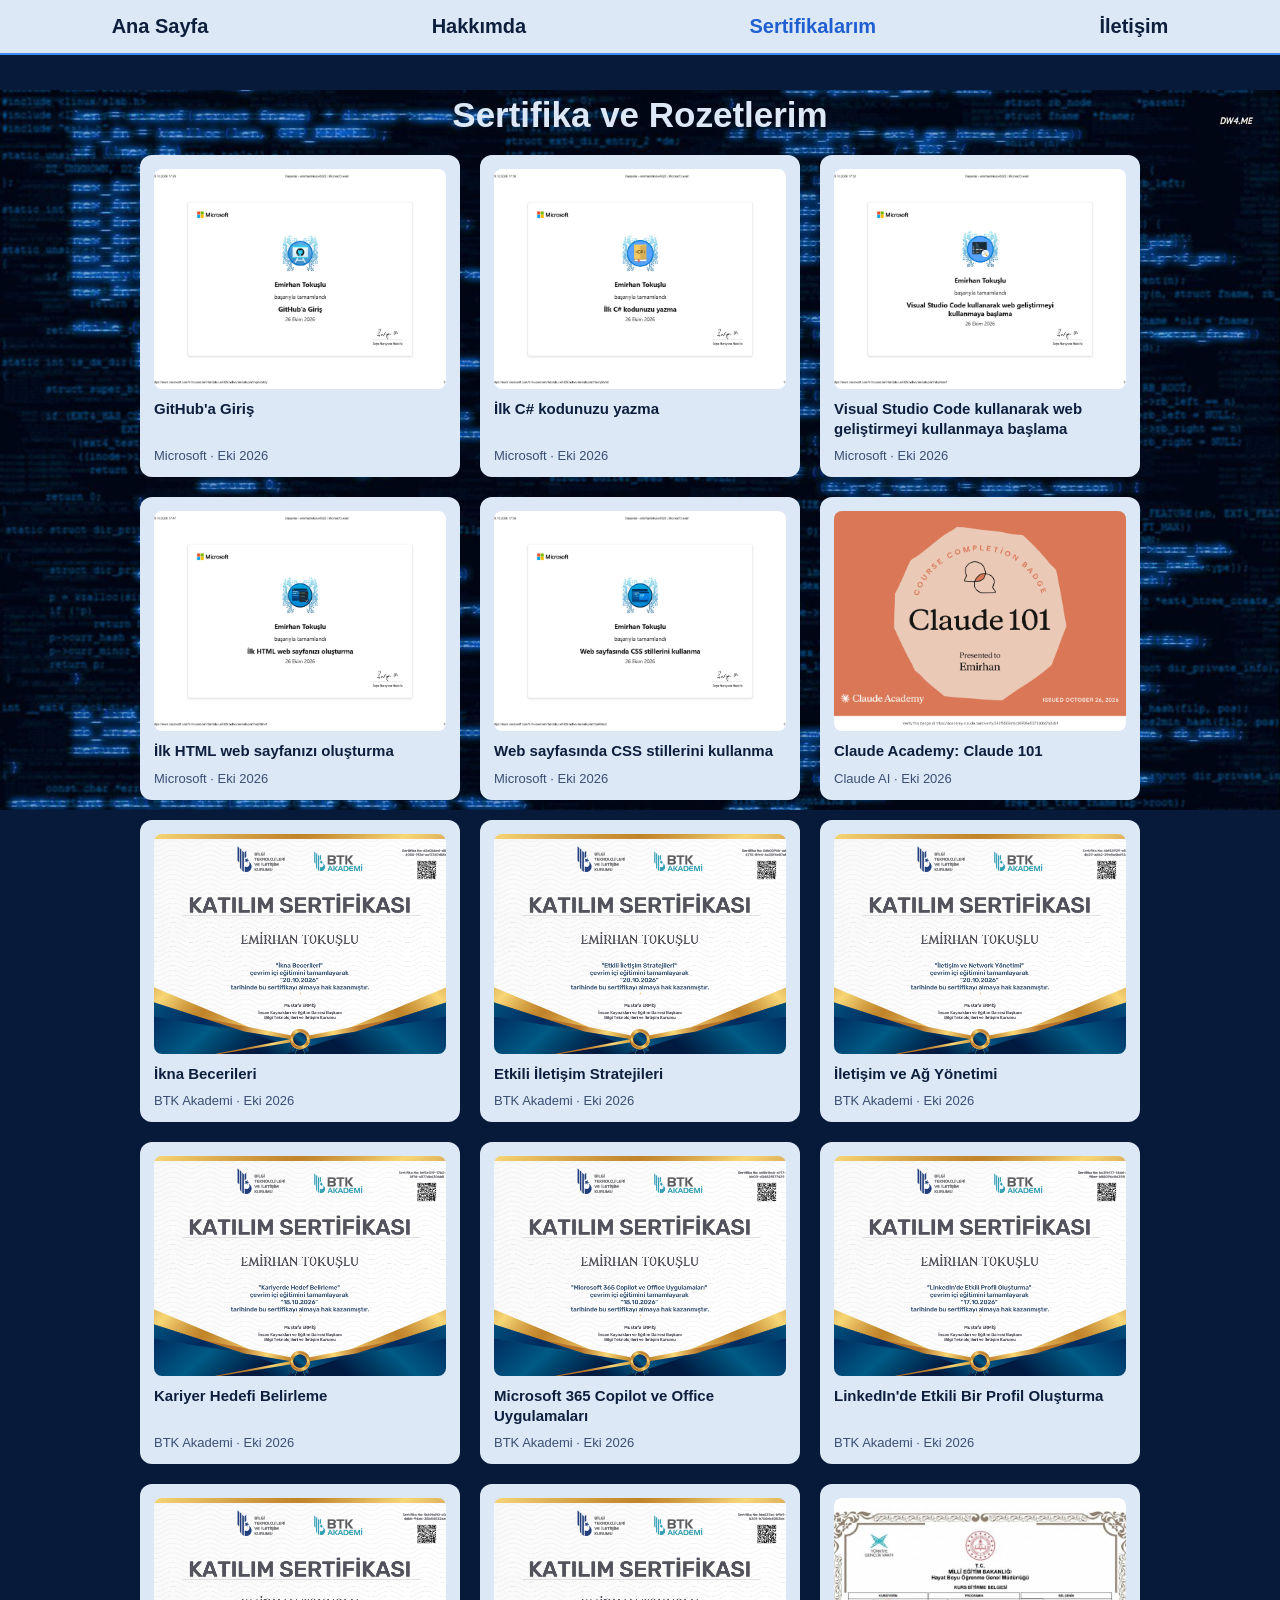
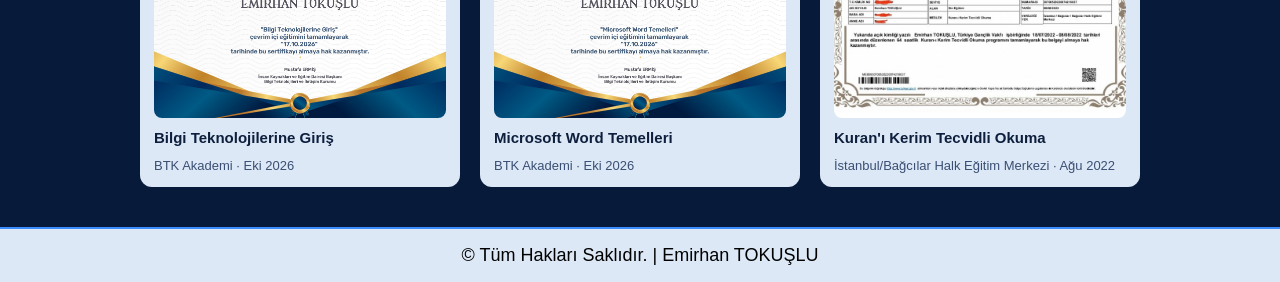
<file: pages/html/sertifika.html>
<!DOCTYPE html>
<html lang="tr">
<head>
    <meta charset="UTF-8">
    <meta name="viewport" content="width=device-width, initial-scale=1.0">
    <title>Sertifikalarım | Emirhan Tokuşlu</title>
    <link rel="stylesheet" href="../css/sertifika.css">
    <link rel="icon" type="image/jpeg" href="../../images/logom.jpg">
    <meta name="description" content="Emirhan Tokuşlu'nun aldığı sertifikalar.">
    <link rel="canonical" href="https://emirhantokuslu.tech/pages/html/sertifika.html">
</head>
<body>

    <header>
        <nav>
            <a href="../../index.html">Ana Sayfa</a>
            <a href="hakkimda.html"  >Hakkımda</a>
            <a href="sertifika.html"  class="aktif">Sertifikalarım</a>
            <a href="iletisim.html" >İletişim</a>
        </nav>
    </header>

    <main>
        <section class="sertifikalar">
            <h1>Sertifika ve Rozetlerim</h1>

            <div class="izgara">


                <article class="sertifika">
                    <a href="../../images/sertifikalar/github.jpg" target="_blank">
                        <img src="../../images/sertifikalar/github.jpg" alt="GitHub'a Giriş">
                    </a>
                    <h2>GitHub'a Giriş</h2>
                    <p>Microsoft · Eki 2026</p>
                </article>




                <article class="sertifika">
                    <a href="../../images/sertifikalar/ilk_csharp_kodunu_yazma.jpg" target="_blank">
                        <img src="../../images/sertifikalar/ilk_csharp_kodunu_yazma.jpg" alt="İlk C# kodunuzu yazma">
                    </a>
                    <h2>İlk C# kodunuzu yazma</h2>
                    <p>Microsoft · Eki 2026</p>
                </article>
                


                <article class="sertifika">
                    <a href="../../images/sertifikalar/VisualStudioCode_kullanarak_web_geliştirmeyi_kullanmaya_başlama.jpg" target="_blank">
                        <img src="../../images/sertifikalar/VisualStudioCode_kullanarak_web_geliştirmeyi_kullanmaya_başlama.jpg" alt="Visual Studio Code kullanarak web geliştirmeyi kullanmaya başlama">
                    </a>
                    <h2>Visual Studio Code kullanarak web geliştirmeyi kullanmaya başlama</h2>
                    <p>Microsoft · Eki 2026</p>
                </article>




                <article class="sertifika">
                    <a href="../../images/sertifikalar/İlk_HTML_web_sayfanızı_oluşturma.jpg" target="_blank">
                        <img src="../../images/sertifikalar/İlk_HTML_web_sayfanızı_oluşturma.jpg" alt="İlk HTML web sayfanızı oluşturma">
                    </a>
                    <h2>İlk HTML web sayfanızı oluşturma</h2>
                    <p>Microsoft · Eki 2026</p>
                </article>




                



                <article class="sertifika">
                    <a href="../../images/sertifikalar/Web_sayfasında_CSS_stillerini_kullanma.jpg" target="_blank">
                        <img src="../../images/sertifikalar/Web_sayfasında_CSS_stillerini_kullanma.jpg" alt="Web sayfasında CSS stillerini kullanma">
                    </a>
                    <h2>Web sayfasında CSS stillerini kullanma</h2>
                    <p>Microsoft · Eki 2026</p>
                </article>

                <article class="sertifika">
                    <a href="../../images/sertifikalar/claude_101.jpg" target="_blank">
                        <img src="../../images/sertifikalar/claude_101.jpg" alt="Claude Academy: Claude 101">
                    </a>
                    <h2>Claude Academy: Claude 101</h2>
                    <p>Claude AI · Eki 2026</p>
                </article>


                <article class="sertifika">
                    <a href="../../images/sertifikalar/İkna_Becerileri_Sertifika.jpg" target="_blank">
                        <img src="../../images/sertifikalar/İkna_Becerileri_Sertifika.jpg" alt="İkna Becerileri sertifikası">
                    </a>
                    <h2>İkna Becerileri</h2>
                    <p>BTK Akademi · Eki 2026</p>
                </article>

                <article class="sertifika">
                    <a href="../../images/sertifikalar/Etkili_İletişim_Stratejileri_Sertifika.jpg" target="_blank">
                        <img src="../../images/sertifikalar/Etkili_İletişim_Stratejileri_Sertifika.jpg" alt="Etkili İletişim Stratejileri sertifikası">
                    </a>
                    <h2>Etkili İletişim Stratejileri</h2>
                    <p>BTK Akademi · Eki 2026</p>
                </article>

                <article class="sertifika">
                    <a href="../../images/sertifikalar/İletişim_ve_Network_Yönetimi_Sertifika.jpg" target="_blank">
                        <img src="../../images/sertifikalar/İletişim_ve_Network_Yönetimi_Sertifika.jpg" alt="İletişim ve Ağ Yönetimi sertifikası">
                    </a>
                    <h2>İletişim ve Ağ Yönetimi</h2>
                    <p>BTK Akademi · Eki 2026</p>
                </article>

                <article class="sertifika">
                    <a href="../../images/sertifikalar/Kariyerde_Hedef_Belirleme_Sertifika.jpg" target="_blank">
                        <img src="../../images/sertifikalar/Kariyerde_Hedef_Belirleme_Sertifika.jpg" alt="Kariyer Hedefi Belirleme sertifikası">
                    </a>
                    <h2>Kariyer Hedefi Belirleme</h2>
                    <p>BTK Akademi · Eki 2026</p>
                </article>

                <article class="sertifika">
                    <a href="../../images/sertifikalar/Microsoft_365_Copilot_ve_Office_Uygulamaları_Sertifika.jpg" target="_blank">
                        <img src="../../images/sertifikalar/Microsoft_365_Copilot_ve_Office_Uygulamaları_Sertifika.jpg" alt="Microsoft 365 Copilot ve Office Uygulamaları sertifikası">
                    </a>
                    <h2>Microsoft 365 Copilot ve Office Uygulamaları</h2>
                    <p>BTK Akademi · Eki 2026</p>
                </article>

                <article class="sertifika">
                    <a href="../../images/sertifikalar/LinkedIn'de_Etkili_Profil_Oluşturma_Sertifika.jpg" target="_blank">
                        <img src="../../images/sertifikalar/LinkedIn'de_Etkili_Profil_Oluşturma_Sertifika.jpg" alt="LinkedIn'de Etkili Bir Profil Oluşturma sertifikası">
                    </a>
                    <h2>LinkedIn'de Etkili Bir Profil Oluşturma</h2>
                    <p>BTK Akademi · Eki 2026</p>
                </article>

                <article class="sertifika">
                    <a href="../../images/sertifikalar/Bilgi_Teknolojilerine_Giriş_Sertifika.jpg" target="_blank">
                        <img src="../../images/sertifikalar/Bilgi_Teknolojilerine_Giriş_Sertifika.jpg" alt="Bilgi Teknolojilerine Giriş sertifikası">
                    </a>
                    <h2>Bilgi Teknolojilerine Giriş</h2>
                    <p>BTK Akademi · Eki 2026</p>
                </article>

                <article class="sertifika">
                    <a href="../../images/sertifikalar/Microsoft_Word_Temelleri_Sertifika.jpg" target="_blank">
                        <img src="../../images/sertifikalar/Microsoft_Word_Temelleri_Sertifika.jpg" alt="Microsoft Word Temelleri sertifikası"> 
                    </a>
                    <h2>Microsoft Word Temelleri</h2>
                    <p>BTK Akademi · Eki 2026</p>
                </article>

                <article class="sertifika">
                    <a href="../../images/sertifikalar/kuran-tecvidli-okuma.jpeg" target="_blank">
                        <img src="../../images/sertifikalar/kuran-tecvidli-okuma.jpeg" alt="Kuran'ı Kerim Tecvidli Okuma sertifikası">
                    </a>
                    <h2>Kuran'ı Kerim Tecvidli Okuma</h2>
                    <p>İstanbul/Bağcılar Halk Eğitim Merkezi · Ağu 2022</p>
                </article>

            </div>
        </section>
    </main>


    <footer id="iletisim">
        <span>© Tüm Hakları Saklıdır.   |   Emirhan TOKUŞLU</span>
    </footer>
    

</body>
</html>
</file>
<file: pages/css/sertifika.css>
*{
    box-sizing: border-box;
    margin: 0;
    padding: 0;
}
::selection{
    background: #3b8cff;
    color: white;
    }


body {
    background-image: url("../../images/main_bg.jpg");
    background-size: 100%;
    background-repeat: no-repeat;
    background-position: center;
    background-attachment: fixed;
    background-color: #071a3a;
    min-height: 100vh;
    display: flex;
    flex-direction: column;
    font-family: "Trebuchet MS", Verdana, sans-serif;
}


header{
    height: 55px;
    display: flex;
    justify-content: space-around;
    background: #dde8f6;
    align-items: center;
    border-bottom: 2.5px solid #3b8cff;
}


nav{
    width: 100%;
    display: flex;
    justify-content: space-around;
}


nav a{
    padding: 18px 24px;
    color: #0d1f3c;
    text-decoration: none;
    font-weight: bold;
    transition: color 0.3s, transform 0.3s;
    font-size: 20px;
}


nav a:hover{
    color: #3b8cff;
    transform: translateY(-3px);
}


nav a.aktif{
    color: #1f5fd1;
}


main{
    flex: 1;
    padding: 40px 16px;
    display: flex;
    justify-content: center;
}


footer{
    height: 55px;
    background: #dde8f6;
    padding: 16px 30px;
    display: flex;
    justify-content: center;
    align-items: center;
    border-top: 2.5px solid #3b8cff;
}


#iletisim { font-size: 18px;}


/* SERTİFİKA MAİN */

.sertifikalar{
    width: 100%;
    max-width: 1000px;
}


.sertifikalar h1{
    margin-bottom: 20px;
    font-size: 35px;
    color: #dde8f6;
    text-align: center;
}


.izgara{
    display: grid;
    grid-template-columns: repeat(auto-fit, minmax(min(270px, 100%), 1fr));
    gap: 20px;
}


.sertifika{
    background: #dde8f6;
    border-radius: 12px;
    padding: 14px;
    display: flex;
    flex-direction: column;
    gap: 10px;
    transition: transform 0.3s, box-shadow 0.3s;
}


.sertifika:hover{
    transform: translateY(-5px);
    box-shadow: 0 0 18px #3b8cff;
}


.sertifika img{
    display: block;
    width: 100%;
    height: 220px;
    object-position: center;
    object-fit: cover;
    background: #b9cdea;
    border-radius: 8px;
}


.sertifika h2{
    font-size: 15px;
    line-height: 1.3;
    color: #0d1f3c;
}


.sertifika p{
    margin-top: auto;
    font-size: 13px;
    color: #3a4f73;
}



/* MOBİL | AI */



@media (max-width: 600px) {

        body {
        background-size: cover;
        background-attachment: scroll;
    }

    nav {
        flex-wrap: wrap;
    }

    nav a {
        padding: 12px 14px;
        font-size: 14px;
    }

    header {
        height: auto;
        min-height: 55px;
    }

    footer {
        height: auto;
        min-height: 55px;
        text-align: center;
    }

    .sertifikalar h1 {
        font-size: 26px;
    }

}
</file>
